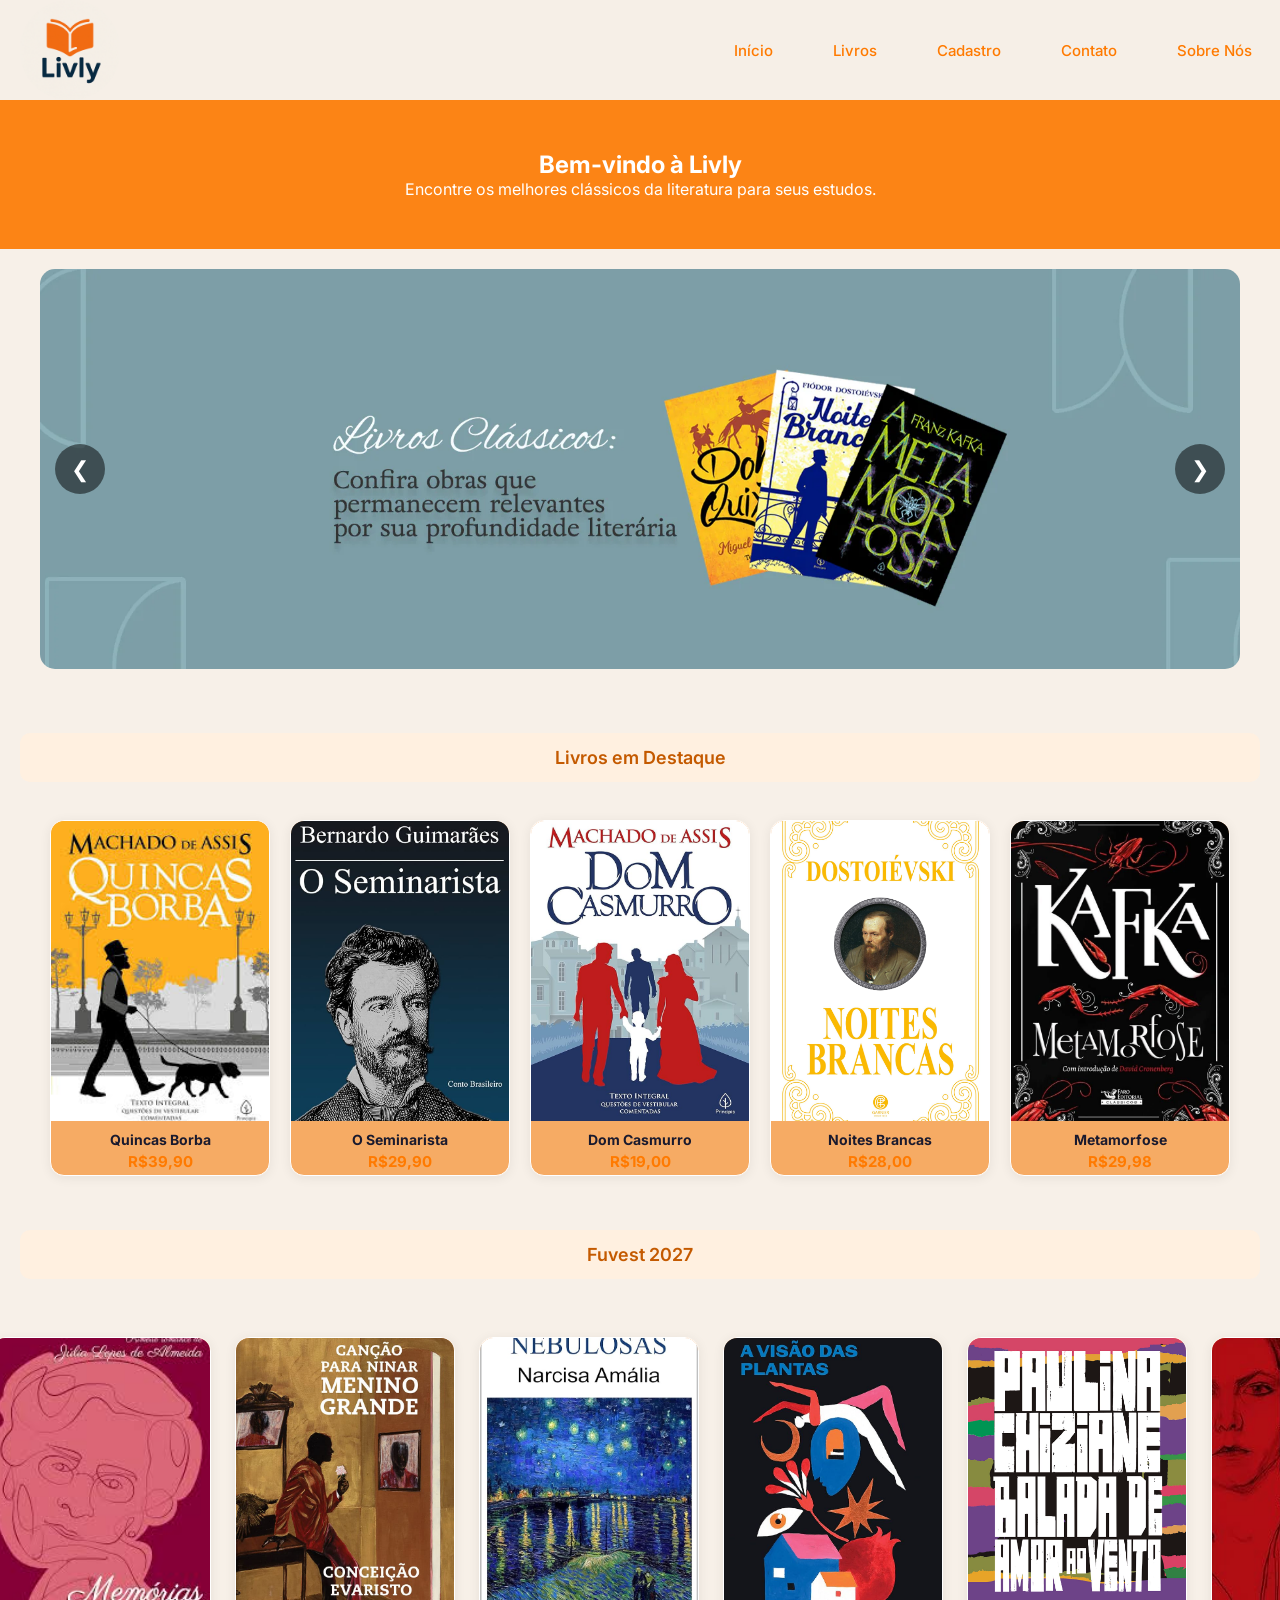
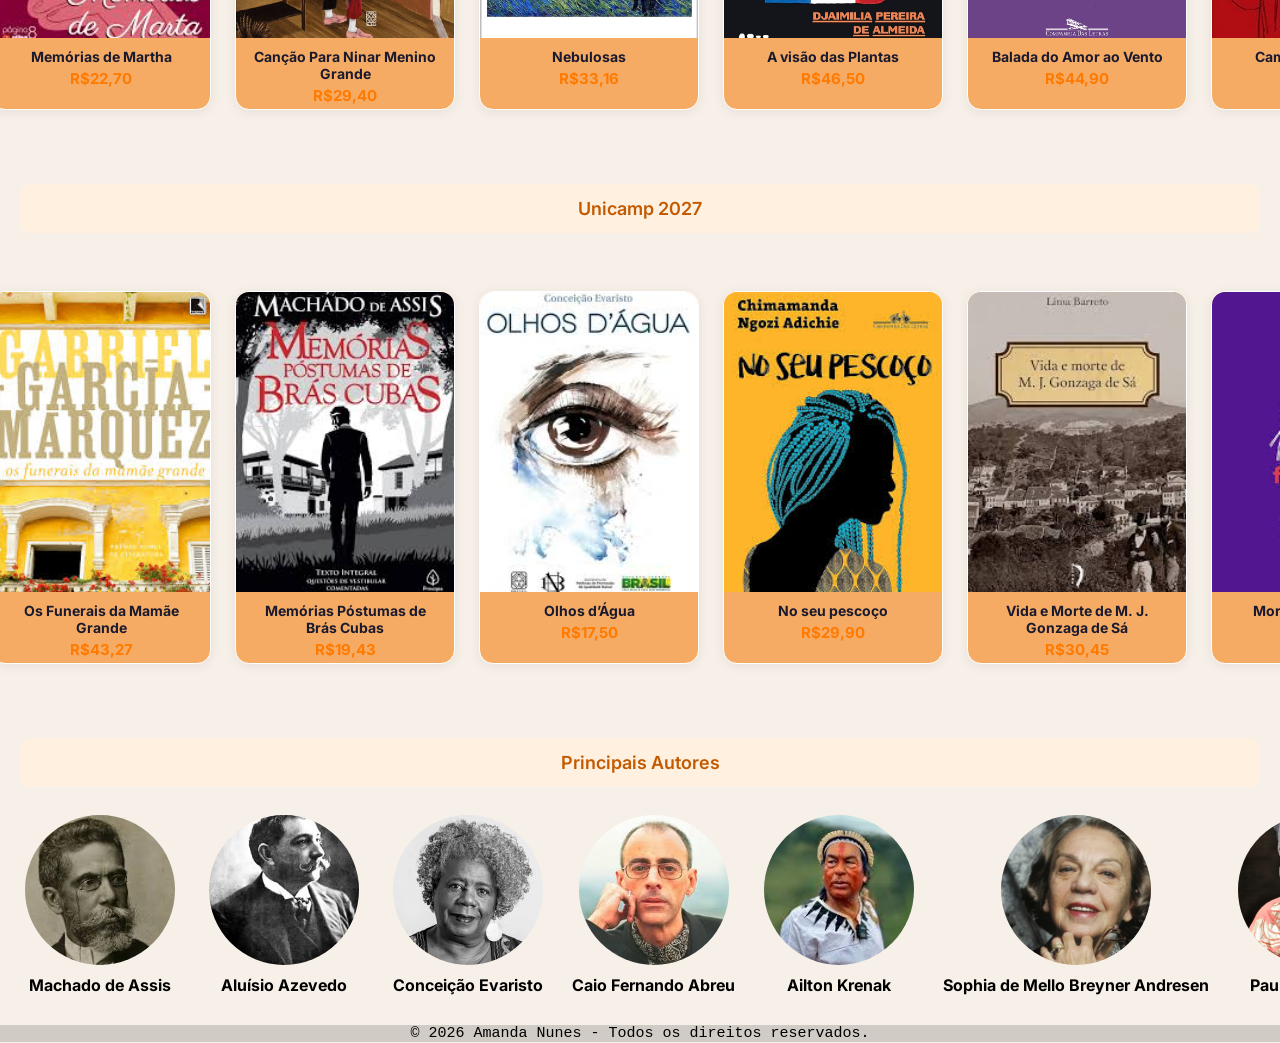
<file: index.html>
<!DOCTYPE html>
<html lang="pt-br">

<head>
    <meta charset="UTF-8">
    <meta name="viewport" content="width=device-width, initial-scale=1.0">
    <title>Livly - Home</title>

    <link href="https://fonts.googleapis.com/css2?family=Inter:wght@400;500;600;700&display=swap" rel="stylesheet">

    <link rel="stylesheet" href="css/all.css">
</head>
<body>
    
    <header>
        <img src="img/logo.png" class="logo">
        <nav>
            <a href="index.html">Início</a>
            <a href="produtos.html">Livros</a>
            <a href="cadastro.html">Cadastro</a>
            <a href="contato.html">Contato</a>
            <a href="empresa.html">Sobre Nós</a>
        </nav>

    </header>
    
    <section class="banner">
        <h1>Bem-vindo à Livly</h1>
        <p>Encontre os melhores clássicos da literatura para seus estudos.</p>
    </section> 
    
    <section class="carrossel">
        <div class="slides">
            <img src="img/banner.webp" class="slide ativo" alt="Banner Livro 1">
            <img src="img/banner2.jpg" class="slide" alt="Banner Livro 2">
            <img src="img/banner5.jpg" class="slide" alt="Banner Livro 3">
        </div>
        
        <button class="anterior" onclick="mudarSlide(-1)"><p class="passa">❮</p></button>
        <button class="proximo" onclick="mudarSlide(1)"><p class="passa">❯</p></button>
    </section>
    <br>
    <section class="destaques">
        
        <h2>Livros em Destaque</h2>
        
        <div class="cards">
            
            <div class="card">
                <img src="img/quincas.jpg">
                <h3>Quincas Borba</h3>
                <p>R$39,90</p>
            </div>
            
            <div class="card">
                <img src="img/seminarista.jpg">
                <h3>O Seminarista</h3>
                <p>R$29,90</p>
            </div>
            
            <div class="card">
                <img src="img/domcasmurro.jpg">
                <h3>Dom Casmurro</h3>
                <p>R$19,00</p>
            </div>
            
            <div class="card">
                <img src="img/noites.jpg">
                <h3>Noites Brancas</h3>
                <p>R$28,00</p>
            </div>
            
            <div class="card">
                <img src="img/metamorfose.webp">
                <h3>Metamorfose</h3>
                <p>R$29,98</p>
            </div>
            
        </div>
        
    </section>
    
    <section class="Fuvest">
        <h2>Fuvest 2027</h2>
        
        <div class="cards">
            <div class="cards-track">  
                <div class="card">
                    <img src="img/meorias.jpg">
                    <h3>Memórias de Martha</h3>
                    <p>R$22,70</p>
                </div>
    
                <div class="card">
                    <img src="img/menino.jpg">
                    <h3>Canção Para Ninar Menino Grande</h3>
                    <p>R$29,40</p>
                </div>
                
                <div class="card">
                    <img src="img/nebulosas.jpg">
                    <h3>Nebulosas</h3>
                    <p>R$33,16</p>
                </div>
                
                <div class="card">
                    <img src="img/visao.jpg">
                    <h3>A visão das Plantas</h3>
                    <p>R$46,50</p>
                </div>
                
                <div class="card">
                    <img src="img/balada.jpg">
                    <h3>Balada do Amor ao Vento</h3>
                    <p>R$44,90</p>
                </div>
                
                <div class="card">
                    <img src="img/caminho.jpg">
                    <h3>Caminho de Pedras</h3>
                    <p>R$35,66</p>
                </div>
                
                <div class="card">
                    <img src="img/geografia.webp">
                    <h3>Geografia</h3>
                    <p>R$33,44</p>
                </div>
                
                <div class="card">
                    <img src="img/paixao.jpg">
                    <h3>A Paixão Segundo G.H</h3>
                    <p>R$41,90</p>
                </div>
                
            </div>
        </div>
            
        
    </section>

    <section class="unicamp">
        <h2>Unicamp 2027</h2>
        
        <div class="cards">
            <div class="cards-track">
                <div class="card">
                    <img src="img/funerais.jpg">
                    <h3>Os Funerais da Mamãe Grande</h3>
                    <p>R$43,27</p>
                </div>
        
                <div class="card">
                    <img src="img/postumas.jpg">
                    <h3>Memórias Póstumas de Brás Cubas</h3>
                    <p>R$19,43</p>
                </div>
                
                <div class="card">
                    <img src="img/olhos.jpg">
                    <h3>Olhos d’Água</h3>
                    <p>R$17,50</p>
                </div>
                
                <div class="card">
                    <img src="img/pescoco.jpg">
                    <h3>No seu pescoço</h3>
                    <p>R$29,90</p>
                </div>
                
                <div class="card">
                    <img src="img/vida.jpg">
                    <h3>Vida e Morte de M. J. Gonzaga de Sá</h3>
                    <p>R$30,45</p>
                </div>
                
                <div class="card">
                    <img src="img/morangos.jpg">
                    <h3>Morangos Mofados</h3>
                    <p>R$52,72</p>
                </div>
                
                <div class="card">
                    <img src="img/prosas.jpg">
                    <h3>Prosas Seguidas de Odes Mínimas</h3>
                    <p>R$19,90</p>
                </div>
                
                <div class="card">
                    <img src="img/util.jpg">
                    <h3>A Vida Não é Útil </h3>
                    <p>R$32,62</p>
                </div>
                
            </div>
          
        </div>

    </section>

    <section>
        <h2>Principais Autores</h2>
        <div class="autores-track">
            <div class="autores">
                <img src="img/assis.jpg">
                <h4>Machado de Assis</h4>
            </div>
            
            <div class="autores">
                <img src="img/aluisio.jpg">
                <h4>Aluísio Azevedo</h4>
            </div>

            <div class="autores">
                <img src="img/conceicao.jpg">
                <h4>Conceição Evaristo</h4>
            </div>

            <div class="autores">
                <img src="img/caio.jpg">
                <h4>Caio Fernando Abreu</h4>
            </div>

            <div class="autores">
                <img src="img/ailon.jpg">
                <h4>Ailton Krenak</h4>
            </div>

            <div class="autores">
                <img src="img/sophia.jpg">
                <h4>Sophia de Mello Breyner Andresen</h4>
            </div>

            <div class="autores">
                <img src="img/paulina.jpg">
                <h4>Paulina Chiziane</h4>
            </div>

            <div class="autores">
                <img src="img/chimamanda.jpg">
                <h4>Chimamanda Ngozi Adichie</h4>
            </div>

            <div class="autores">
                <img src="img/barnardo.jpg">
                <h4>Bernardo Guimarães</h4>
            </div>

            <div class="autores">
                <img src="img/djaimilia.jpg">
                <h4>Djaimilia Pereira de Almeida</h4>
            </div>
        </div>
    </section>
    
    <footer>
        <div class="rodape">© 2026 Amanda Nunes - Todos os direitos reservados.</div>
    </footer>
    
    <script src="script/home.js"></script>
</body>

</html>
</file>
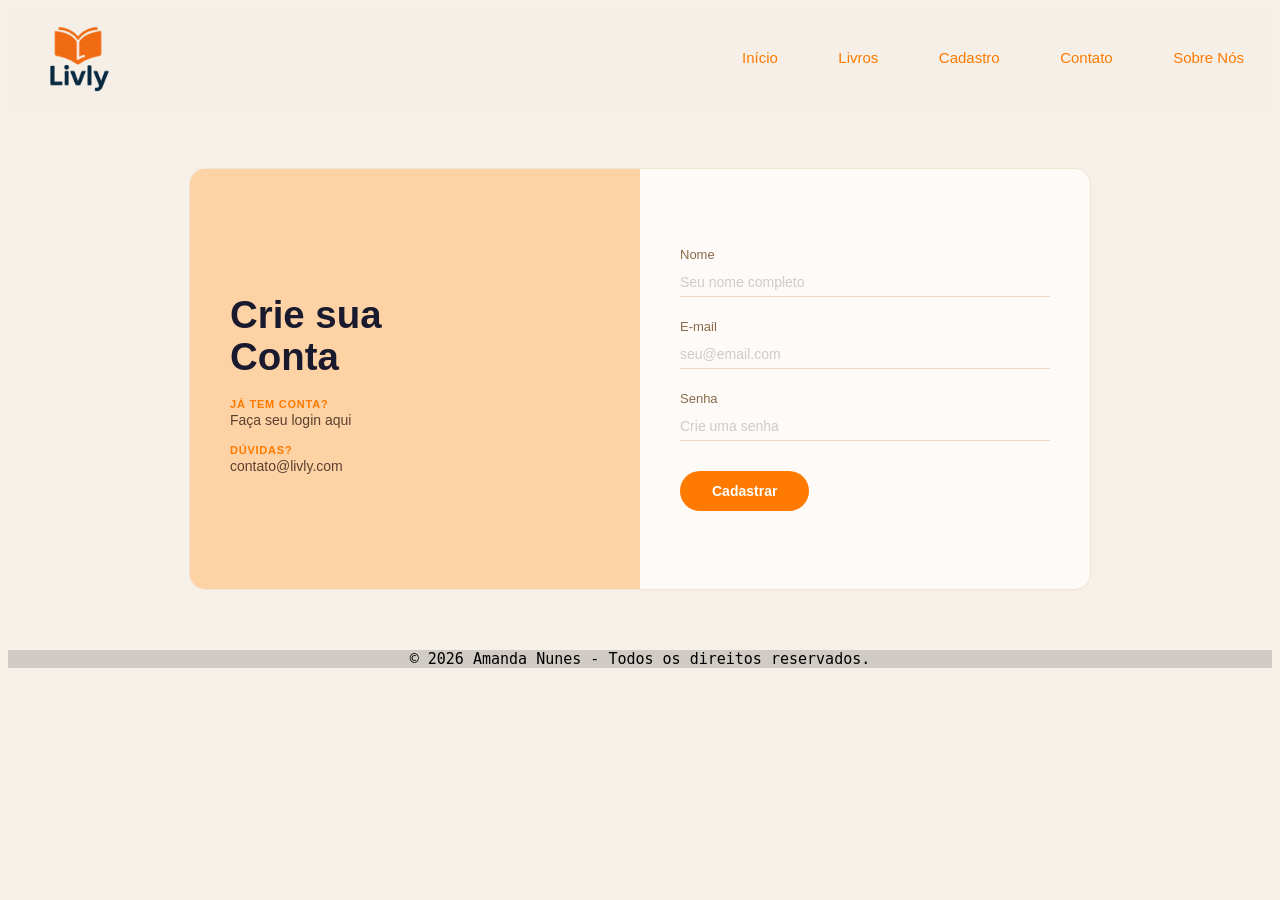
<file: cadastro.html>
<!DOCTYPE html>
<html lang="pt-br">
<head>
<meta charset="UTF-8">
<title>Cadastro - Livly</title>

</head>

<header>
    <img src="img/logo.png" class="logo">
    
    <nav>
        <a href="index.html">Início</a>
        <a href="produtos.html">Livros</a>
        <a href="cadastro.html">Cadastro</a>
        <a href="contato.html">Contato</a>
        <a href="empresa.html">Sobre Nós</a>
    </nav>
    
</header>
<body>
<div class="formulario">
  <div class="formulario-left">
    <h1>Crie sua<br>Conta</h1>
    <div class="formulario-info">
      <span class="formulario-label">Já tem conta?</span>
      <span>Faça seu login aqui</span>
    </div>
    <div class="formulario-info">
      <span class="formulario-label">Dúvidas?</span>
      <span>contato@livly.com</span>
    </div>
  </div>

  <div class="formulario-right">
    <form id="formCadastro">
      <div class="campo">
        <label>Nome</label>
        <input type="text" id="nome" placeholder="Seu nome completo" />
      </div>
      <div class="campo">
        <label>E-mail</label>
        <input type="email" id="email" placeholder="seu@email.com" />
      </div>
      <div class="campo">
        <label>Senha</label>
        <input type="password" id="senha" placeholder="Crie uma senha" />
      </div>
      <p id="mensagem"></p>
      <button type="submit">Cadastrar</button>
    </form>
  </div>
</div>
    
    <footer>
        <div class="rodape">© 2026 Amanda Nunes - Todos os direitos reservados.</div>
    </footer>
    
<link rel="stylesheet" href="css/cadastro.css">
</body>
</html>
</file>
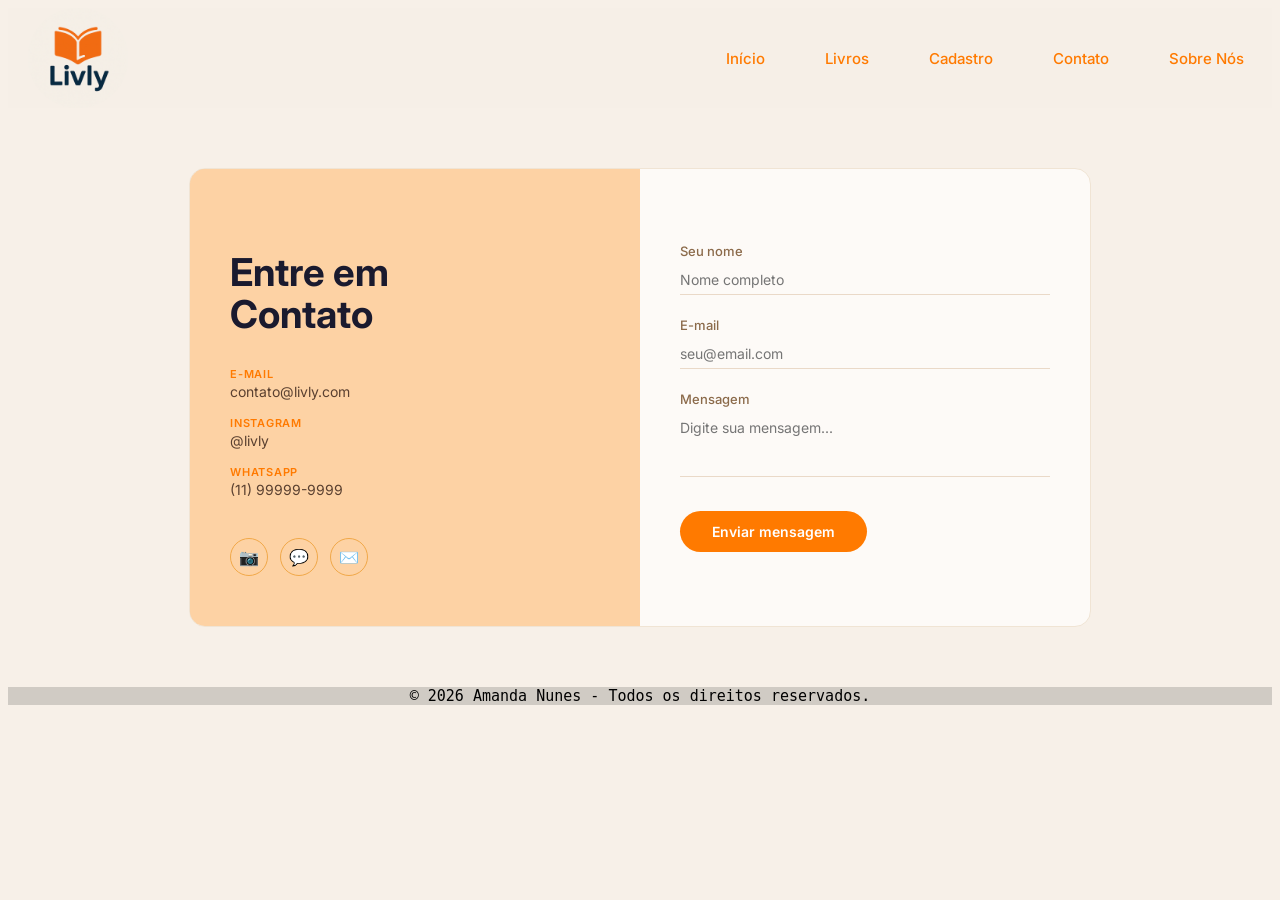
<file: contato.html>
<!DOCTYPE html>
<html lang="en">
<head>
    <meta charset="UTF-8">
    <meta name="viewport" content="width=device-width, initial-scale=1.0">
    <title>Contato - Livly</title>
    <link href="https://fonts.googleapis.com/css2?family=Inter:wght@400;500;600;700&display=swap" rel="stylesheet">
    <link rel="stylesheet" href="css/contato.css">
</head>
<body>

    <header>
        <img src="img/logo.png" class="logo">
        <nav>
            <a href="index.html">Início</a>
            <a href="produtos.html">Livros</a>
            <a href="cadastro.html">Cadastro</a>
            <a href="contato.html">Contato</a>
            <a href="empresa.html">Sobre Nós</a>
        </nav>

    </header>
    
    <section class="contato-section">
      <div class="contato-left">
        <h1>Entre em<br>Contato</h1>
        <div class="contato-info">
          <span class="contato-label">E-mail</span>
          <span>contato@livly.com</span>
        </div>
        <div class="contato-info">
          <span class="contato-label">Instagram</span>
          <span>@livly</span>
        </div>
        <div class="contato-info">
          <span class="contato-label">WhatsApp</span>
          <span>(11) 99999-9999</span>
        </div>
        <div class="contato-socials">
          <a href="#" class="social-icon">📷</a>
          <a href="#" class="social-icon">💬</a>
          <a href="#" class="social-icon">✉️</a>
        </div>
      </div>
    
      <div class="contato-right">
        <form id="formContato">
          <div class="campo">
            <label>Seu nome</label>
            <input type="text" placeholder="Nome completo" />
          </div>
          <div class="campo">
            <label>E-mail</label>
            <input type="email" placeholder="seu@email.com" />
          </div>
          <div class="campo">
            <label>Mensagem</label>
            <textarea rows="3" placeholder="Digite sua mensagem..."></textarea>
          </div>
          <button type="submit">Enviar mensagem</button>
        </form>
      </div>
    </section>

    <footer>
        <div class="rodape">© 2026 Amanda Nunes - Todos os direitos reservados.</div>
    </footer>
</body>
</html>
</file>
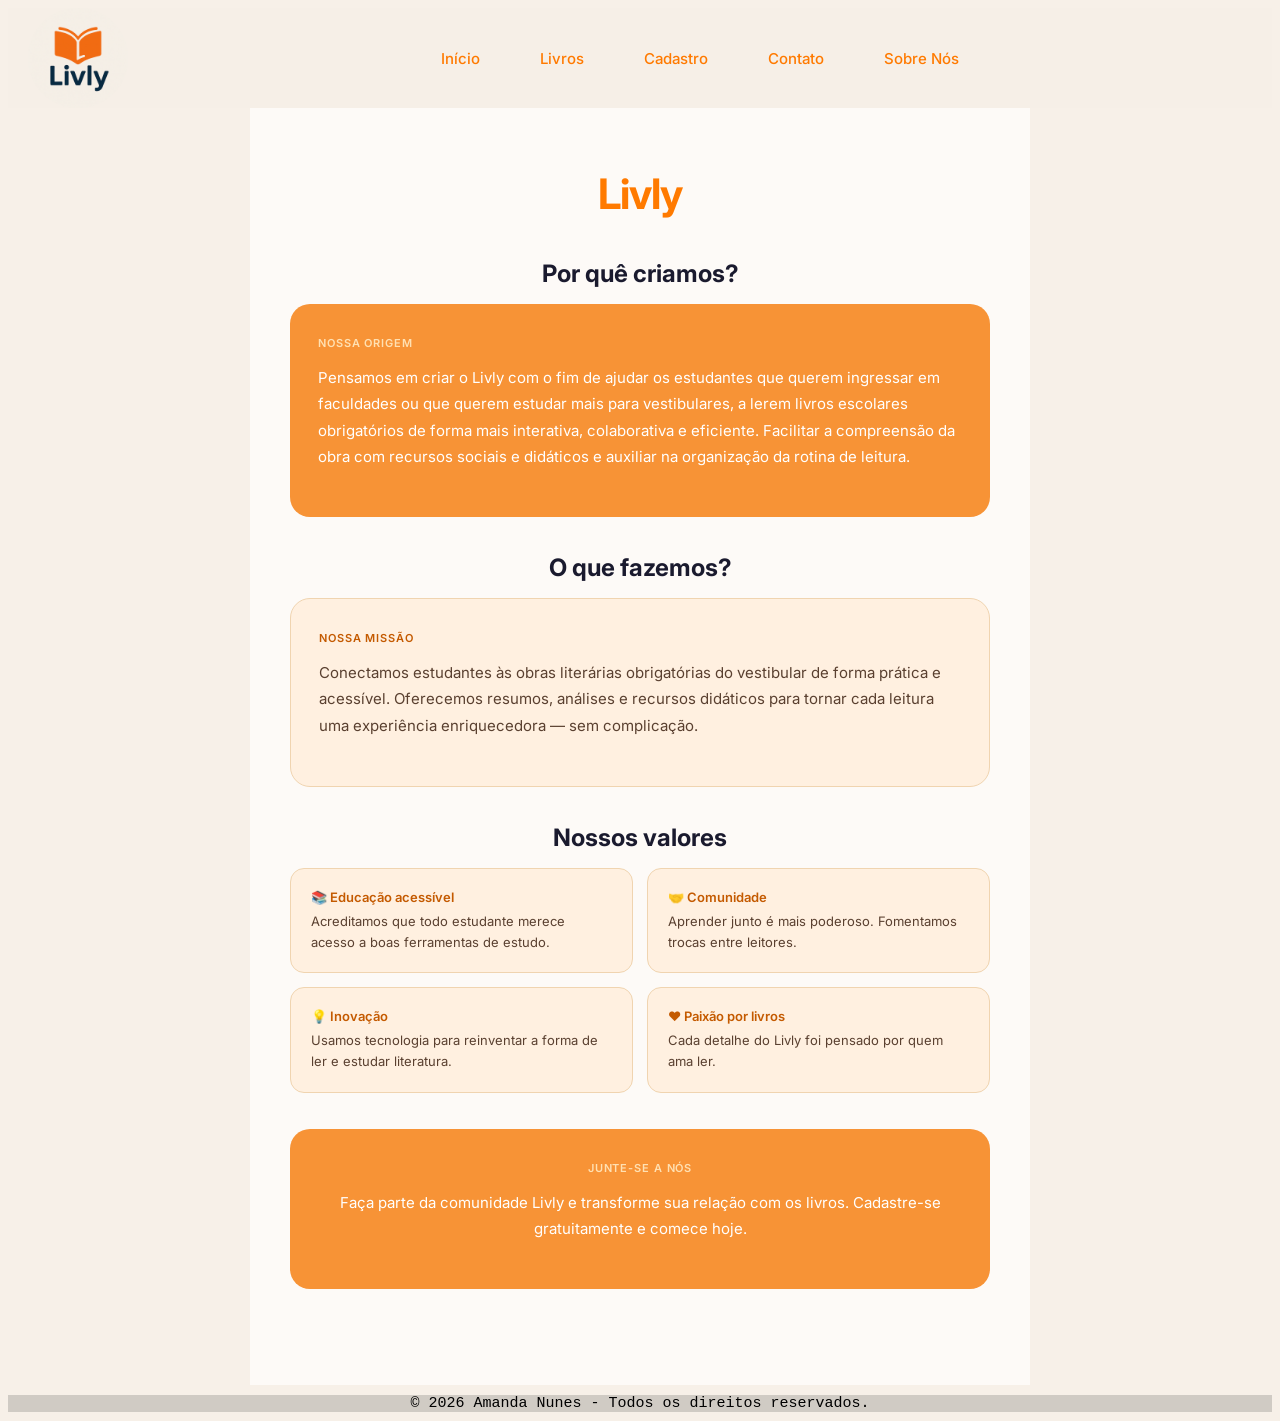
<file: empresa.html>
<!DOCTYPE html>
<html lang="en">
<head>
    <meta charset="UTF-8">
    <meta name="viewport" content="width=device-width, initial-scale=1.0">
    <title>Sobre Nós - Livly</title>

    <link href="https://fonts.googleapis.com/css2?family=Inter:wght@400;500;600;700&display=swap" rel="stylesheet">

    <link rel="stylesheet" href="css/empresa.css">

</head>

<header>

    <img src="img/logo.png" class="logo">

    <nav>
        <a href="index.html">Início</a>
        <a href="produtos.html">Livros</a>
        <a href="cadastro.html">Cadastro</a>
        <a href="contato.html">Contato</a>
        <a href="empresa.html">Sobre Nós</a>
    </nav>

    <br>
    </header>

    <section class="sobre-nos">

  <div class="sn-logo">Livly</div>

  <h2 class="sn-heading">Por quê criamos?</h2>
  <div class="sn-block laranja">
    <span class="sn-label">Nossa origem</span>
    <p>Pensamos em criar o Livly com o fim de ajudar os estudantes que querem ingressar em faculdades ou que querem estudar mais para vestibulares, a lerem livros escolares obrigatórios de forma mais interativa, colaborativa e eficiente. Facilitar a compreensão da obra com recursos sociais e didáticos e auxiliar na organização da rotina de leitura.</p>
  </div>

  <h2 class="sn-heading">O que fazemos?</h2>
  <div class="sn-block creme">
    <span class="sn-label">Nossa missão</span>
    <p>Conectamos estudantes às obras literárias obrigatórias do vestibular de forma prática e acessível. Oferecemos resumos, análises e recursos didáticos para tornar cada leitura uma experiência enriquecedora — sem complicação.</p>
  </div>

  <h2 class="sn-heading">Nossos valores</h2>
  <div class="sn-values">
    <div class="sn-val">
      <strong>📚 Educação acessível</strong>
      <p>Acreditamos que todo estudante merece acesso a boas ferramentas de estudo.</p>
    </div>
    <div class="sn-val">
      <strong>🤝 Comunidade</strong>
      <p>Aprender junto é mais poderoso. Fomentamos trocas entre leitores.</p>
    </div>
    <div class="sn-val">
      <strong>💡 Inovação</strong>
      <p>Usamos tecnologia para reinventar a forma de ler e estudar literatura.</p>
    </div>
    <div class="sn-val">
      <strong>❤️ Paixão por livros</strong>
      <p>Cada detalhe do Livly foi pensado por quem ama ler.</p>
    </div>
  </div>

  <div class="sn-block laranja" style="text-align:center;">
    <span class="sn-label" style="display:block;text-align:center;">Junte-se a nós</span>
    <p>Faça parte da comunidade Livly e transforme sua relação com os livros. Cadastre-se gratuitamente e comece hoje.</p>
  </div>

</section>

<body>
    
<footer>
    <div class="rodape">© 2026 Amanda Nunes - Todos os direitos reservados.</div>
</footer>

</body>
</html>
</file>
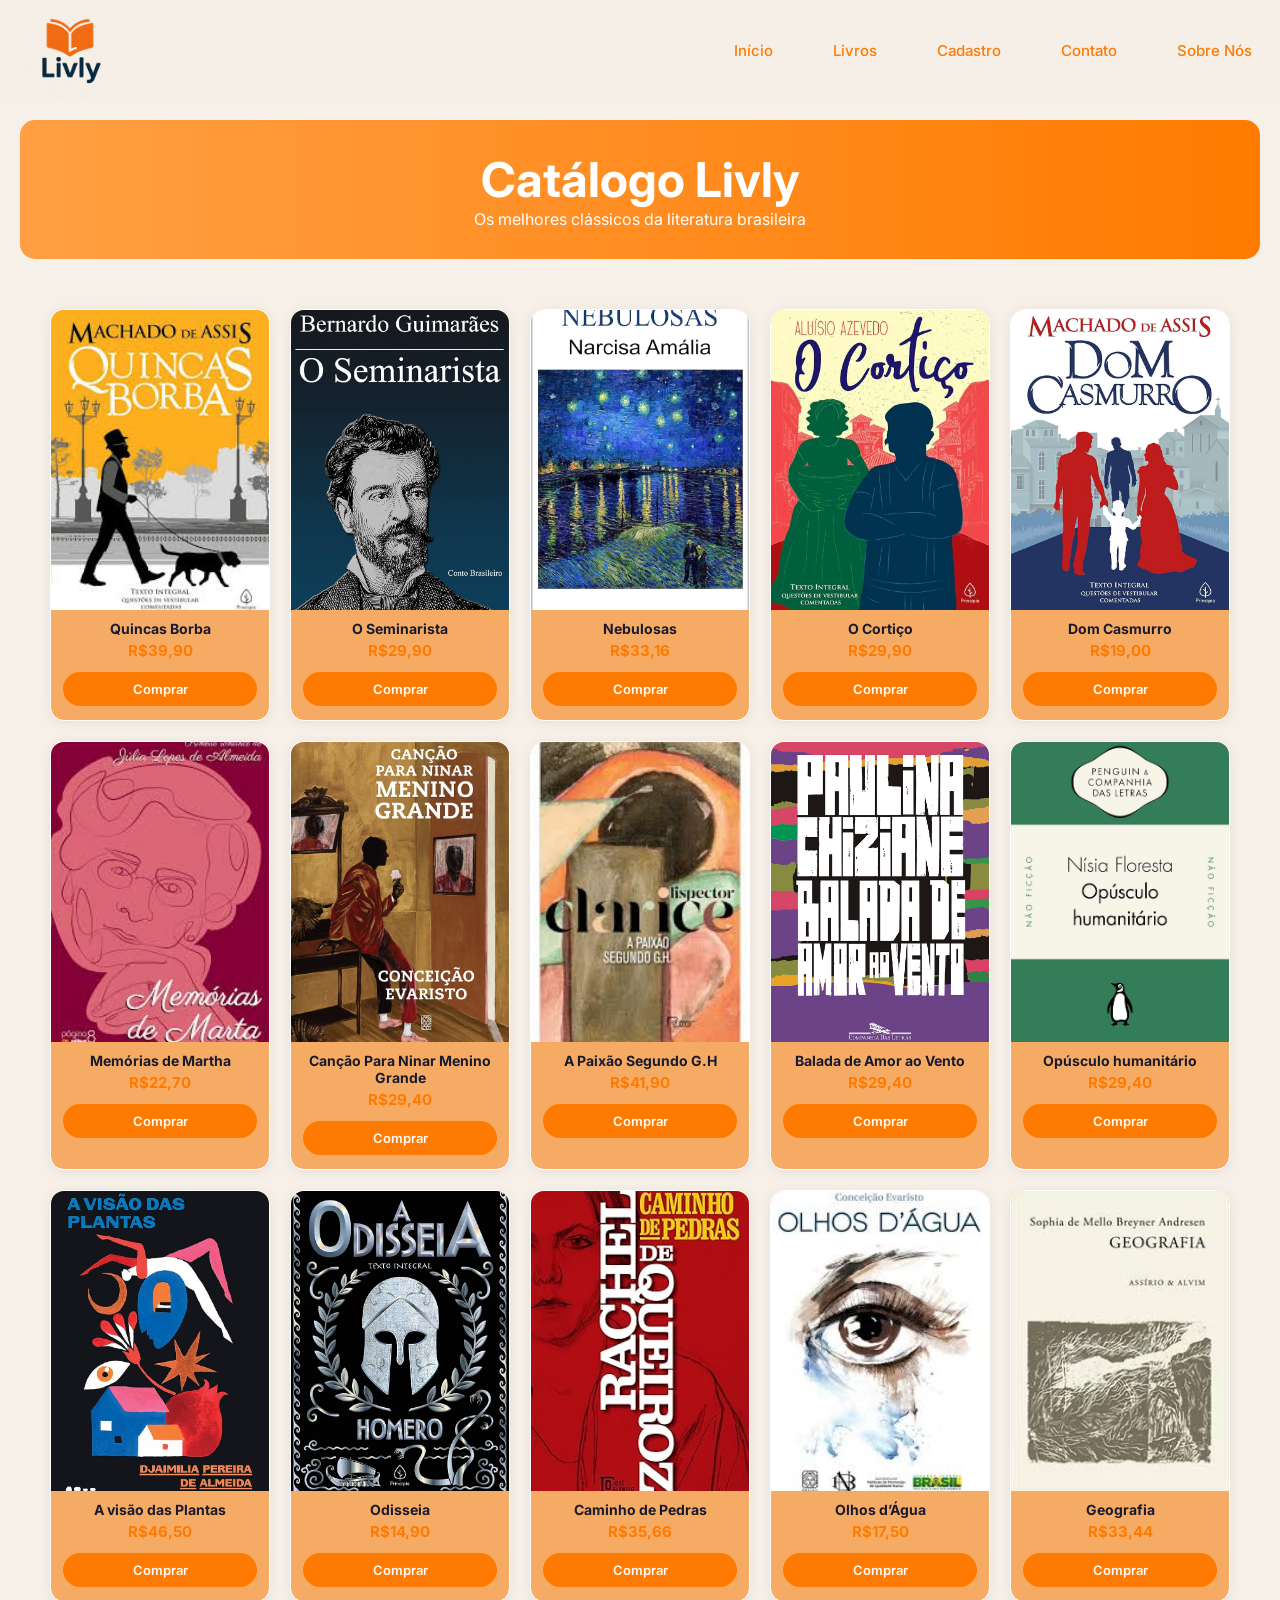
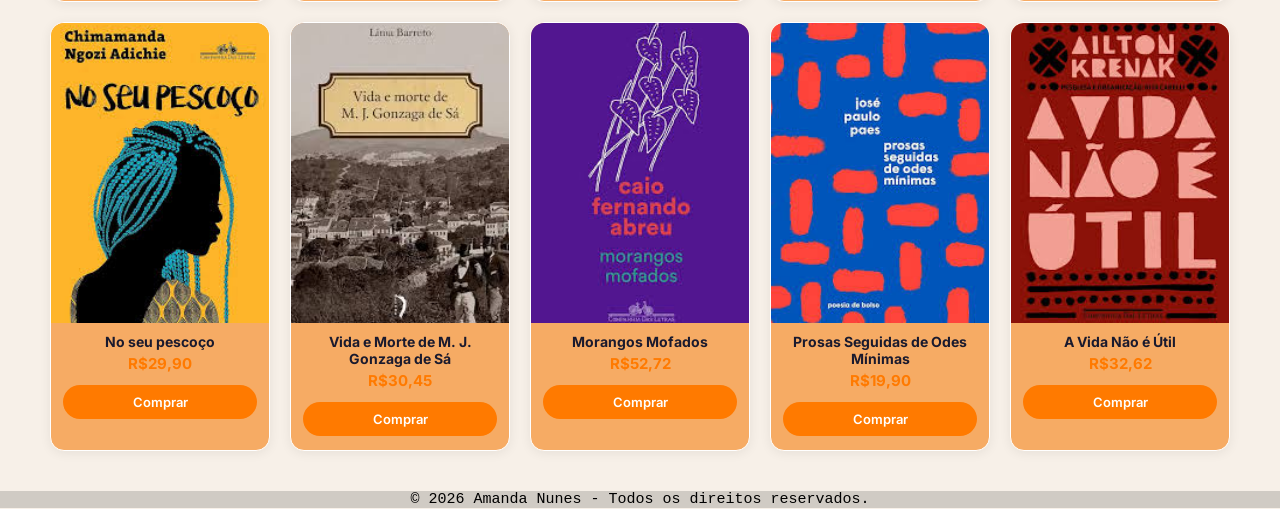
<file: produtos.html>
<!DOCTYPE html>
<html lang="pt-br">
<head>
<meta charset="UTF-8">
<title>Produtos - Livly</title>
<link rel="stylesheet" href="css/all.css">

<link href="https://fonts.googleapis.com/css2?family=Inter:wght@400;500;600;700&display=swap" rel="stylesheet">
</head>
<body>
    
    <header>
        
        <img src="img/logo.png" class="logo">
        
        
        <nav>
            <a href="index.html">Início</a>
            <a href="produtos.html">Livros</a>
            <a href="cadastro.html">Cadastro</a>
            <a href="contato.html">Contato</a>
            <a href="empresa.html">Sobre Nós</a>
        </nav>
        
    </header>
    
    <section class="banner2">
        <h1>Catálogo Livly</h1>
        <p>Os melhores clássicos da literatura brasileira</p>
</section>

<section class="cards">
    
    <div class="card">
        <img src="img/quincas.jpg">
        <h3>Quincas Borba</h3>
        <p>R$39,90</p>
        <a href="https://www.amazon.com.br/Quincas-Borba-papai-Machado-Assis/dp/8594318855/ref=asc_df_8594318855?mcid=73fba0e6d619394b86b8bfc94e8335ce&tag=googleshopp00-20&linkCode=df0&hvadid=709965221003&hvpos=&hvnetw=g&hvrand=12060239750976464818&hvpone=&hvptwo=&hvqmt=&hvdev=c&hvdvcmdl=&hvlocint=&hvlocphy=9074235&hvtargid=pla-882004248695&psc=1&hvocijid=12060239750976464818-8594318855-&hvexpln=0&language=pt_BR">
            <button class="comprar">Comprar</button>
        </a>
    </div>
    
    <div class="card">
        <img src="img/seminarista.jpg">
        <h3>O Seminarista</h3>
        <p>R$29,90</p>
        <a href="https://www.amazon.com.br/seminarista-Bernardo-Guimar%C3%A3es/dp/8594318693/ref=sr_1_1?__mk_pt_BR=%C3%85M%C3%85%C5%BD%C3%95%C3%91&crid=1UJ1R96PJIS5V&dib=eyJ2IjoiMSJ9.[base64].a0BsCNhvvh687dIRnQVHgyAef9yUpdNjj3P7mQe4BsE&dib_tag=se&keywords=o+seminarista&qid=1781980592&s=books&sprefix=o+seminarist%2Cstripbooks%2C207&sr=1-1">
            <button class="comprar">Comprar</button>
        </a>
    </div>
    
    <div class="card">
        <img src="img/nebulosas.jpg">
        <h3>Nebulosas</h3>
        <p>R$33,16</p>
        <button class="comprar">Comprar</button>
    </div>
    
    <div class="card">
        <img src="img/cortico.jpg">
        <h3>O Cortiço</h3>
        <p>R$29,90</p>
        <a href="https://www.amazon.com.br/Nebulosas-Narcisa-Am%C3%A1lia-EDIPRO/dp/6587034543/ref=sr_1_1_sspa?crid=3OXDWJ6O7Q5ZA&dib=eyJ2IjoiMSJ9.[base64].dPsIloZCF_Fr3dX7hAk9mYWV09sB7tZZj6VD5C-9nhc&dib_tag=se&keywords=nebulosas&qid=1781980637&s=books&sprefix=nebul%2Cstripbooks%2C202&sr=1-1-spons&sp_csd=d2lkZ2V0TmFtZT1zcF9hdGY&psc=1">
            <button class="comprar">Comprar</button>
        </a>
    </div>
    
    <div class="card">
        <img src="img/domcasmurro.jpg">
        <h3>Dom Casmurro</h3>
        <p>R$19,00</p>
        <a href="https://www.amazon.com.br/Dom-Casmurro-Machado-Assis/dp/859431860X/ref=sr_1_2?crid=2XFNHWDDR3S8G&dib=eyJ2IjoiMSJ9.[base64].qBzEXNoXkWgs9Q2dW_MgUEJ0OEn4raAKbvh1ynL3xPo&dib_tag=se&keywords=dom+casmurro&qid=1781980672&s=books&sprefix=dom+casm%2Cstripbooks%2C210&sr=1-2">

            <button class="comprar">Comprar</button>
        </a>
    </div>
    
    <div class="card">
        <img src="img/meorias.jpg">
        <h3>Memórias de Martha</h3>
        <p>R$22,70</p>
        <a href="https://www.amazon.com.br/Mem%C3%B3rias-Martha-J%C3%BAlia-Lopes-Almeida/dp/6587034489/ref=sr_1_1_sspa?__mk_pt_BR=%C3%85M%C3%85%C5%BD%C3%95%C3%91&crid=1VD2FRRIF6BO9&dib=eyJ2IjoiMSJ9.[base64].vPN8Lmx5s_Hm6nsDJkJE-9i4BqAis-v4u6z8MmmEyys&dib_tag=se&keywords=memorias+de+martha&qid=1781980724&s=books&sprefix=memorias+de+martha%2Cstripbooks%2C197&sr=1-1-spons&sp_csd=d2lkZ2V0TmFtZT1zcF9hdGY&psc=1">

            <button class="comprar">Comprar</button>
        </a>
    </div>
    
    <div class="card">
        <img src="img/menino.jpg">
        <h3>Canção Para Ninar Menino Grande</h3>
        <p>R$29,40</p>
        <a href="https://www.amazon.com.br/Can%C3%A7%C3%A3o-para-ninar-menino-grande/dp/6556020885/ref=sr_1_1?crid=79NTRKPGCDPW&dib=eyJ2IjoiMSJ9.JhUABS7ezOPmDyisqSFeutorXdra_J9g6BbboapNZRIDXX8x_7kkpPFfGCfZuTi8W8tx1BNvu7RwyZVuHmdA3QuhI6oHT9dCDQzIyfMFQo9Xeh2idMdP_C3Rj2yRD3fZGbz86iGimQfT1Y27i9YRMQ.kax4XGlj-GMt2ulKQWLm34ZzTEQXKTwqrZ9CG_OR4kc&dib_tag=se&keywords=can%C3%A7%C3%A3o+para+ninar+menino+grande&qid=1781980770&s=books&sprefix=can%2Cstripbooks%2C237&sr=1-1">
            <button class="comprar">Comprar</button>
        </a>
    </div>
    
    <div class="card">
        <img src="img/paixao.jpg">
        <h3>A Paixão Segundo G.H</h3>
        <p>R$41,90</p>
        <a href="https://www.amazon.com.br/PAIX%C3%83O-SEGUNDO-G-EDI%C3%87%C3%83O-COMEMORATIVA/dp/6555320060/ref=sr_1_1?crid=2O55TTD2OE929&dib=eyJ2IjoiMSJ9.[base64].T-EXTn_z6hSDxsqUu22hV2iRaD8dk8OxKVq0WNT3ItU&dib_tag=se&keywords=a+paixao+segundo+gh&qid=1781980796&s=books&sprefix=a+pai%2Cstripbooks%2C232&sr=1-1">

            <button class="comprar">Comprar</button>
        </a>
    </div>

    
    <div class="card">
        <img src="img/balada.jpg">
        <h3>Balada de Amor ao Vento</h3>
        <p>R$29,40</p>
        <a href="https://www.amazon.com.br/Balada-amor-vento-Paulina-Chiziane/dp/655921155X/ref=sr_1_1?crid=RMF05T8FTG42&dib=eyJ2IjoiMSJ9.[base64].QhiB-JA6ybK3AY-kCh_nA_OuBMJmy2VQXfgwPkVNAkU&dib_tag=se&keywords=balada+de+amor+ao+vento&qid=1781980836&s=books&sprefix=balada%2Cstripbooks%2C229&sr=1-1">

            <button class="comprar">Comprar</button>
        </a>
    </div>
    
    <div class="card">
        <img src="img/opusculo.jpg">
        <h3>Opúsculo humanitário</h3>
        <p>R$29,40</p>
        <a href="https://www.amazon.com.br/Op%C3%BAsculo-humanit%C3%A1rio-Conselhos-minha-filha/dp/6587034527/ref=sr_1_1_sspa?crid=RWQHVM2FPPO7&dib=eyJ2IjoiMSJ9.[base64].d7eirqte65k6HHE91iPGWnaQ2N3FeBd05P110f3DwZc&dib_tag=se&keywords=opusculo+humanit%C3%A1rio&qid=1781980864&s=books&sprefix=op%2Cstripbooks%2C216&sr=1-1-spons&sp_csd=d2lkZ2V0TmFtZT1zcF9hdGY&psc=1">

            <button class="comprar">Comprar</button>
        </a>
    </div>
    
        <div class="card">
            <img src="img/visao.jpg">
            <h3>A visão das Plantas</h3>
            <p>R$46,50</p>
            <a href="https://www.amazon.com.br/vis%C3%A3o-plantas-Djaimilia-Pereira-Almeida/dp/6556921041/ref=sr_1_1?crid=2SOIUGWPDEUQS&dib=eyJ2IjoiMSJ9.[base64].VYhYZqv8RYnfsjTWKPwXwkcwMkQQg1LnffI_K_QDWfU&dib_tag=se&keywords=a+vis%C3%A3o+das+plantas&qid=1781980958&s=books&sprefix=a+vis%2Cstripbooks%2C215&sr=1-1">

                <button class="comprar">Comprar</button>
            </a>
        </div>
        
        <div class="card">
            <img src="img/odisseia.jpg">
            <h3>Odisseia</h3>
            <p>R$14,90</p>
            
            <a href="https://www.amazon.com.br/Odisseia-Homero/dp/8563560271/ref=sr_1_1?crid=XMNAKNP4G6N9&dib=eyJ2IjoiMSJ9.[base64].brWFg2kZiaOlFQnaNl0Pu4lOZsOpyKM2AU5CYRziDy8&dib_tag=se&keywords=odisseia&qid=1781980928&s=books&sprefix=odiss%2Cstripbooks%2C219&sr=1-1">
                <button class="comprar">Comprar</button>
            </a>
        </div>
        
        <div class="card">
            <img src="img/caminho.jpg">
            <h3>Caminho de Pedras</h3>
            <p>R$35,66</p>
            <a href="https://www.amazon.com.br/Caminho-pedras-Rachel-Queiroz/dp/655847154X/ref=sr_1_1?__mk_pt_BR=%C3%85M%C3%85%C5%BD%C3%95%C3%91&crid=2E7ZNY42DO4MO&dib=eyJ2IjoiMSJ9.[base64].jvSALVBUX8JJEOAI0UCXEl-d5FjdktQkVynVtTLh6xI&dib_tag=se&keywords=caminho+de+pedras+livro&qid=1781980983&s=books&sprefix=caminho+de+pedras+livro%2Cstripbooks%2C219&sr=1-1">

                <button class="comprar">Comprar</button>
            </a>
        </div>
        
        <div class="card">
                <img src="img/olhos.jpg">
                <h3>Olhos d’Água</h3>
                <p>R$17,50</p>
                <a href="">

                    <button class="comprar">Comprar</button>
                </a>
        </div>
        
        <div class="card">
                <img src="img/geografia.webp">
                <h3>Geografia</h3>
                <p>R$33,44</p>
                <a href="https://www.amazon.com.br/Cristo-cigano-Geografia-Breyner-Andresen/dp/8535938842/ref=sr_1_1?__mk_pt_BR=%C3%85M%C3%85%C5%BD%C3%95%C3%91&crid=1QDZ3IY8A0WYK&dib=eyJ2IjoiMSJ9.f4CtuYYHmdUqHqYd7CcUvOL-QhQaTV0s3Kzv5eCufGpIPFqxOTq6rFoyu0l8VICwwLdYyANvkkPzthsqgVBahmh8CFIuqps2Nm7uPH66dGY.GmwgOUNHSluRJEP_0Fk_ZuX2FW-VaoR2MW_fangz83g&dib_tag=se&keywords=geografia+livro+fuvest&qid=1781981094&s=books&sprefix=geografia+livro+fuvest%2Cstripbooks%2C200&sr=1-1">

                    <button class="comprar">Comprar</button>
                </a>
        </div>
        
        <div class="card">
                <img src="img/pescoco.jpg">
                <h3>No seu pescoço</h3>
                <p>R$29,90</p>
                <a href="https://www.amazon.com.br/seu-pesco%C3%A7o-Chimamanda-Ngozi-Adichie/dp/8535929452/ref=sr_1_1?__mk_pt_BR=%C3%85M%C3%85%C5%BD%C3%95%C3%91&crid=38PC8UDD49AMF&dib=eyJ2IjoiMSJ9.[base64].Wmt5psIOOOY9GKZSkzvKtw8SvpJuOGp9w2cFPlk5Zfo&dib_tag=se&keywords=no+seu+pesco%C3%A7o&qid=1781981115&s=books&sprefix=no+seu+pesco%C3%A7o%2Cstripbooks%2C219&sr=1-1">

                    <button class="comprar">Comprar</button>
                </a>
        </div>
        
        <div class="card">
                <img src="img/vida.jpg">
                <h3>Vida e Morte de M. J. Gonzaga de Sá</h3>
                <p>R$30,45</p>
                <a href="https://www.amazon.com.br/Vida-Morte-M-J-Gonzaga/dp/6550972590/ref=sr_1_1?crid=3S5ST9WR9PLXP&dib=eyJ2IjoiMSJ9.5chLwSsAJirWtob46uoh0q0Ha6DfcA3WEpY5Gq__-M12xbtPCWeCvhM3_dmzVvyyqnJf5-bTnDPm9DKN_lH0UNqeHCNknzNTG2vC72PQJInXNi33iB1DS2iuMZVvDzQwZ4k8CciL5n35cu0-SscPsvpmCQa0hdqvO53Y7yScri-w2M-5AD5PlKv0rzaQDxb_.KCqpH4keWX3hdq5BEqlVf_Sksf11lNv2I3sDfpo9ruo&dib_tag=se&keywords=vida+e+morte+de+mj+gonzaga+de+s%C3%A1&qid=1781981174&s=books&sprefix=vida+e+mor%2Cstripbooks%2C214&sr=1-1">

                    <button class="comprar">Comprar</button>
                </a>
        </div>
        
        <div class="card">
                <img src="img/morangos.jpg">
                <h3>Morangos Mofados</h3>
                <p>R$52,72</p>
                <a href="https://www.amazon.com.br/Morangos-mofados-Caio-Fernando-Abreu/dp/8535932666/ref=sr_1_1?crid=3JRKI6VOZ8DJN&dib=eyJ2IjoiMSJ9.[base64].Aoko_mvcqfLH6ns5-9vREJMLgXa2TTBJmamw-q711sc&dib_tag=se&keywords=morangos+mofados&qid=1781981154&s=books&sprefix=morangos%2Cstripbooks%2C202&sr=1-1">

                    <button class="comprar">Comprar</button>
                </a>
        </div>
        
        <div class="card">
                <img src="img/prosas.jpg">
                <h3>Prosas Seguidas de Odes Mínimas</h3>
                <p>R$19,90</p>
                <a href="https://www.amazon.com.br/Prosas-seguidas-m%C3%ADnimas-Edi%C3%A7%C3%A3o-bolso/dp/6554250042/ref=sr_1_1?crid=2L1WIFQ104326&dib=eyJ2IjoiMSJ9.JiwZTQBpEc6hyKKqlbdBxrVPs__m7uDogyeZqytfF0ubVX2meyTozFpB2uhKnrqOLRfc--qM3ohzTHWIGOc2XbzWVRHSnZntm7KyGvg7-V4.nSz_HH1MezrJFLkysQ7MprHHD7SerWoUDzGKUy1fN_M&dib_tag=se&keywords=prosas+seguidas+de+odes+m%C3%ADnimas&qid=1781981045&s=books&sprefix=prosas%2Cstripbooks%2C211&sr=1-1">

                    <button class="comprar">Comprar</button>
                </a>
        </div>
        
        <div class="card">
                <img src="img/util.jpg">
                <h3>A Vida Não é Útil </h3>
                <p>R$32,62</p>
                <a href="https://www.amazon.com.br/vida-n%C3%A3o-%C3%A9-%C3%BAtil/dp/8535933697/ref=sr_1_1?__mk_pt_BR=%C3%85M%C3%85%C5%BD%C3%95%C3%91&crid=30ICO2ZYOJKB2&dib=eyJ2IjoiMSJ9.[base64].loxXAX862aRh6j6K9RSWl3o8JtBjJZ3c4_qQ_4IGkdY&dib_tag=se&keywords=a+vida+nao+%C3%A9+util&qid=1781981019&s=books&sprefix=a+vida+nao+%C3%A9+util%2Cstripbooks%2C222&sr=1-1">

                    <button class="comprar">Comprar</button>
                </a>
        </div>
        
</section>

<footer>
    <div class="rodape">© 2026 Amanda Nunes - Todos os direitos reservados.</div>
</footer>

<script src="script/script.js"></script>
</body>
</html>
</file>
<file: css/all.css>
*{
margin:0;
padding:0;
box-sizing:border-box;
font-family: 'Inter', Arial, sans-serif;
}

body{
background:#F7F0E8;
}

header{
background:#F6EFE7;
padding:0px;
display:flex;
justify-content:space-between;
align-items:center;
}

nav a {
  text-decoration: none;
  color: #FF7A00;
  font-weight: 500;
  font-size: 15px;
  margin-left: 28px;
  margin-right: 28px;
  transition: color 0.2s ease;
}

nav a:hover {
  color: #C45A00;
}

.logo {
height: 100px;
width: 100px;
border-radius: 50%;
margin-left: 20px;
}

.banner{
background:#fc8415;
color:white;
padding:50px;
text-align:center;
}

h2 {
  padding: 14px 20px;
  text-align: center;
  font-size: 18px;
  font-weight: 600;
  color: #C45A00;
  background-color: #FFF0E0;
  border-radius: 10px;
  margin: 24px 20px 8px;
}

h3 {
  padding: 5px 0;
  font-size: 15px;
  font-weight: 600;
  color: #1A1A2E;
}

/* ===== CARDS ===== */
.cards {
  display: flex;
  gap: 20px;
  justify-content: center;
  flex-wrap: wrap;
  padding: 30px;
  overflow-x: auto;
  scrollbar-width: none;
  cursor: pointer;
}

.cards::-webkit-scrollbar {
  display: none;
}

.cards-track {
  display: flex;
  gap: 24px;
  padding: 20px 0px;
  scroll-snap-type: x mandatory;
  margin-left: 630px;
}

.card {
  background: #f77a0593;
  padding: 0;
  width: 220px;
  border-radius: 14px;
  text-align: center;
  box-shadow: 0 2px 12px rgba(0, 0, 0, 0.07);
  border: 1px solid #ffffff;
  flex-shrink: 0;
  overflow: hidden;
  scroll-snap-align: center;
  transition: transform 0.2s ease, box-shadow 0.2s ease;
}

.card:hover {
  transform: translateY(-6px);
  box-shadow: 0 12px 28px rgba(255, 122, 0, 0.18);
}

.card img {
  width: 100%;
  height: 300px;
  object-fit: cover;
  display: block;
}

.card h3 {
  padding: 10px 12px 4px;
  font-size: 14px;
  font-weight: 700;
  color: #1A1A2E;
}

.card p {
  font-size: 15px;
  font-weight: 700;
  color: #FF7A00;
  padding: 0 12px 4px;
}

.card button {
  margin: 8px 12px 14px;
  width: calc(100% - 24px);
  background: #FF7A00;
  color: white;
  border: none;
  border-radius: 20px;
  padding: 9px;
  font-size: 13px;
  font-weight: 600;
  font-family: inherit;
  cursor: pointer;
  transition: background 0.2s ease;
}

.card button:hover {
  background: #C45A00;
}

.btn {
  display: inline-block;
  background-color: #ff7b00;
  color: #ffffff;
  padding: 10px 20px;
  border-radius: 8px;
  text-decoration: none;
  font-weight: 600;
  transition: background-color 0.2s ease;
}

.btn:hover {
  background-color: #4338ca;
}

button{
background:#ff7a00;
color:white;
border:none;
padding:10px 20px;
border-radius:20px;
cursor:pointer;
}

.autores-track{
    display: flex;
    gap: 24px;
    overflow-x: auto;
    scroll-behavior: smooth;
    padding: 20px;
}

.autores-track::-webkit-scrollbar{
    height: 8px;
}

.autores{
    min-width: 160px;
    display: flex;
    flex-direction: column;
    align-items: center;
    text-align: center;
    flex-shrink: 0;
    cursor: pointer;
}


.autores img{
    width: 150px;
    height: 150px;
    border-radius: 50%;
    object-fit: cover;
}

.autores h4{
    margin-top: 10px;
    font-size: 16px;
}



.formulario,
.contato {
  width: 100%;
  max-width: 460px;
  margin: 60px auto;
  background: white;
  padding: 36px;
  border-radius: 16px;
  border: 1px solid #F0E4D4;
  box-shadow: 0 4px 20px rgba(0, 0, 0, 0.06);
}

.formulario h2,
.contato h2 {
  background: linear-gradient(135deg, #FF7A00, #FF9F43);
  color: white;
  border-radius: 10px;
  margin: -36px -36px 24px -36px;
  padding: 18px;
  font-size: 20px;
}

input,
textarea {
  width: 100%;
  padding: 11px 14px;
  margin: 8px 0;
  border: 1px solid #EAD9C8;
  border-radius: 9px;
  font-family: inherit;
  font-size: 14px;
  color: #1A1A2E;
  background: #FFF8F2;
  transition: border-color 0.2s ease, box-shadow 0.2s ease;
  outline: none;
}

input:focus,
textarea:focus {
  border-color: #FF7A00;
  box-shadow: 0 0 0 3px rgba(255, 122, 0, 0.12);
  background: white;
}

input::placeholder,
textarea::placeholder {
  color: #BBB;
}


.carrossel {
    position: relative;
    width: 100%;
    max-width: 1200px;
    height: 400px;
    margin: 20px auto;
    overflow: hidden;
    border-radius: 15px;
}

.slides {
    width: 100%;
    height: 100%;
}

.slide {
    width: 100%;
    height: 100%;
    object-fit: cover;
    display: none;
}

.slide.ativo {
    display: block;
}
.anterior,
.proximo {
    position: absolute;
    top: 50%;
    transform: translateY(-50%);
    background: rgba(0,0,0,0.5);
    color: white;
    border: none;
    width: 50px;
    height: 50px;
    cursor: pointer;
    font-size: 22px;
    border-radius: 50%;
    display: flex;
    justify-content: center;
    align-items: center;  
}

.anterior {
    left: 15px;
}

.proximo {
    right: 15px;
}

.anterior:hover,
.proximo:hover {
    background: rgba(0,0,0,0.8);
}

.banner2 {
    background: linear-gradient(to right, #ff9f43, #ff7b00);
    color: white;
    text-align: center;
    padding: 30px;
    margin: 20px;
    border-radius: 15px;
}

.banner2 h1 {
    font-size: 3rem;
}

.rodape{
    background-color: #00000028;
    margin-top: 10px;
    text-align: center;
    font-size: 15px;
    font-family: monospace;
}
</file>
<file: css/cadastro.css>
body{
background:#F7F0E8;
font-family: 'Inter', Arial, sans-serif;
}

header{
background:#F6EFE7;
padding:0px;
display:flex;
justify-content:space-between;
align-items:center;
}

nav a {
  text-decoration: none;
  color: #FF7A00;
  font-weight: 500;
  font-size: 15px;
  margin-left: 28px;
  margin-right: 28px;
  transition: color 0.2s ease;
}

nav a:hover {
  color: #C45A00;
}

.logo {
height: 100px;
width: 100px;
border-radius: 50%;
margin-left: 20px;
}

.formulario {
  display: grid;
  grid-template-columns: 1fr 1fr;
  min-height: 420px;
  background: #FDFAF7;
  border-radius: 16px;
  overflow: hidden;
  border: 1px solid #F0E4D4;
  max-width: 900px;
  margin: 60px auto;
}

.formulario-left {
  background: #fc9e3a70;
  padding: 50px 40px;
  display: flex;
  flex-direction: column;
  justify-content: center;
}

.formulario-left h1 {
  font-size: 2.4rem;
  font-weight: 700;
  color: #1A1A2E;
  line-height: 1.1;
  margin-bottom: 20px;
}

.formulario-left p {
  font-size: 14px;
  color: #5A4030;
  line-height: 1.7;
  margin-bottom: 28px;
}

.formulario-info {
  display: flex;
  flex-direction: column;
  margin-bottom: 16px;
}

.formulario-label {
  font-size: 11px;
  font-weight: 600;
  color: #FF7A00;
  text-transform: uppercase;
  letter-spacing: .07em;
  margin-bottom: 2px;
}

.formulario-info span:last-child {
  font-size: 14px;
  color: #5A4030;
}

.formulario-right {
  padding: 50px 40px;
  display: flex;
  align-items: center;
}

.formulario-right form {
  width: 100%;
}

.campo {
  margin-bottom: 22px;
}

.campo label {
  display: block;
  font-size: 13px;
  color: #8B6A4A;
  font-weight: 500;
  margin-bottom: 6px;
}

.campo input {
  width: 100%;
  border: none;
  border-bottom: 1.5px solid #EAD9C8;
  background: transparent;
  padding: 6px 0;
  font-size: 14px;
  color: #1A1A2E;
  font-family: inherit;
  outline: none;
  transition: border-color 0.2s;
}

.campo input:focus {
  border-bottom-color: #FF7A00;
}

.campo input::placeholder {
  color: #CCC;
}

.formulario-right button {
  background: #FF7A00;
  color: white;
  border: none;
  border-radius: 24px;
  padding: 12px 32px;
  font-size: 14px;
  font-weight: 600;
  cursor: pointer;
  font-family: inherit;
  margin-top: 8px;
  transition: background 0.2s;
}

.formulario-right button:hover {
  background: #C45A00;
}

.rodape{
    background-color: #00000028;
    margin-top: 10px;
    text-align: center;
    font-size: 15px;
    font-family: monospace;
}
</file>
<file: css/contato.css>
body{
background:#F7F0E8;
font-family: 'Inter', Arial, sans-serif;
}

header{
background:#F6EFE7;
padding:0px;
display:flex;
justify-content:space-between;
align-items:center;
}

nav a {
  text-decoration: none;
  color: #FF7A00;
  font-weight: 500;
  font-size: 15px;
  margin-left: 28px;
  margin-right: 28px;
  transition: color 0.2s ease;
}

nav a:hover {
  color: #C45A00;
}

.logo {
height: 100px;
width: 100px;
border-radius: 50%;
margin-left: 20px;
}

.contato-section {
  display: grid;
  grid-template-columns: 1fr 1fr;
  min-height: 420px;
  background: #FDFAF7;
  border-radius: 16px;
  overflow: hidden;
  border: 1px solid #F0E4D4;
  max-width: 900px;
  margin: 60px auto;
}

.contato-left {
  background: #fc9e3a70;
  padding: 50px 40px;
  display: flex;
  flex-direction: column;
  justify-content: center;
}

.contato-left h1 {
  font-size: 2.4rem;
  font-weight: 700;
  color: #1A1A2E;
  line-height: 1.1;
  margin-bottom: 32px;
}

button {
  background: #FF7A00;
  color: white;
  border: none;
  border-radius: 24px;
  padding: 12px 32px;
  font-size: 14px;
  font-weight: 600;
  cursor: pointer;
  font-family: inherit;
  margin-top: 8px;
  transition: background 0.2s;
}

.contato-info {
  display: flex;
  flex-direction: column;
  margin-bottom: 16px;
}

.contato-label {
  font-size: 11px;
  font-weight: 600;
  color: #FF7A00;
  text-transform: uppercase;
  letter-spacing: .07em;
  margin-bottom: 2px;
}

.contato-info span:last-child {
  font-size: 14px;
  color: #5A4030;
}

.contato-socials {
  display: flex;
  gap: 12px;
  margin-top: 24px;
}

.social-icon {
  width: 36px;
  height: 36px;
  border-radius: 50%;
  border: 1.5px solid #f1a848;
  display: flex;
  align-items: center;
  justify-content: center;
  font-size: 16px;
  text-decoration: none;
  transition: background 0.2s;
}

.social-icon:hover {
  background: #e77e16;
}

.contato-right {
  padding: 50px 40px;
  display: flex;
  align-items: center;
}

.contato-right form {
  width: 100%;
}

.campo {
  margin-bottom: 22px;
}

.campo label {
  display: block;
  font-size: 13px;
  color: #8B6A4A;
  font-weight: 500;
  margin-bottom: 6px;
}

.campo input,
.campo textarea {
  width: 100%;
  border: none;
  border-bottom: 1.5px solid #EAD9C8;
  background: transparent;
  padding: 6px 0;
  font-size: 14px;
  color: #1A1A2E;
  font-family: inherit;
  outline: none;
  resize: none;
  transition: border-color 0.2s;
}

.campo input:focus,
.campo textarea:focus {
  border-bottom-color: #FF7A00;
}

.rodape{
    background-color: #00000028;
    margin-top: 10px;
    text-align: center;
    font-size: 15px;
    font-family: monospace;
}
</file>
<file: css/empresa.css>
body{
background:#F7F0E8;
font-family: 'Inter', Arial, sans-serif;
}

header{
background:#F6EFE7;
padding:0px;
display:flex;
justify-content:space-between;
align-items:center;
}

nav a {
  text-decoration: none;
  color: #FF7A00;
  font-weight: 500;
  font-size: 15px;
  margin-left: 28px;
  margin-right: 28px;
  transition: color 0.2s ease;
}

nav a:hover {
  color: #C45A00;
}

.logo {
height: 100px;
width: 100px;
border-radius: 50%;
margin-left: 20px;
}

.sobre-nos {
  background: #FDFAF7;
  padding: 60px 40px;
  max-width: 700px;
  margin: 0 auto;
}

.sn-logo {
  text-align: center;
  font-size: 42px;
  font-weight: 700;
  color: #FF7A00;
  letter-spacing: -1px;
  margin-bottom: 40px;
}

.sn-heading {
  text-align: center;
  font-size: 24px;
  font-weight: 700;
  color: #1A1A2E;
  margin-bottom: 16px;
  background: none;
}

.sn-block {
  border-radius: 20px;
  padding: 32px 28px;
  margin-bottom: 36px;
}

.sn-block.laranja {
  background: #f79336;
}

.sn-block.laranja p {
  color: white;
  font-size: 15px;
  line-height: 1.75;
}

.sn-block.creme {
  background: #FFF0E0;
  border: 1px solid #F0D4B0;
}

.sn-block.creme p {
  color: #5A4030;
  font-size: 15px;
  line-height: 1.75;
}

.sn-label {
  display: block;
  font-size: 11px;
  font-weight: 600;
  text-transform: uppercase;
  letter-spacing: .08em;
  margin-bottom: 10px;
}

.sn-block.laranja .sn-label { color: #FFE0B2; }
.sn-block.creme .sn-label   { color: #C45A00; }

.sn-values {
  display: grid;
  grid-template-columns: 1fr 1fr;
  gap: 14px;
  margin-bottom: 36px;
}

.sn-val {
  background: #FFF0E0;
  border-radius: 14px;
  padding: 20px;
  border: 1px solid #F0D4B0;
}

.sn-val strong {
  display: block;
  font-size: 13px;
  font-weight: 600;
  color: #C45A00;
  margin-bottom: 6px;
}

.sn-val p {
  font-size: 13px;
  color: #5A4030;
  line-height: 1.6;
  margin: 0;
}

.rodape{
    background-color: #00000028;
    margin-top: 10px;
    text-align: center;
    font-size: 15px;
    font-family: monospace;
}
</file>
